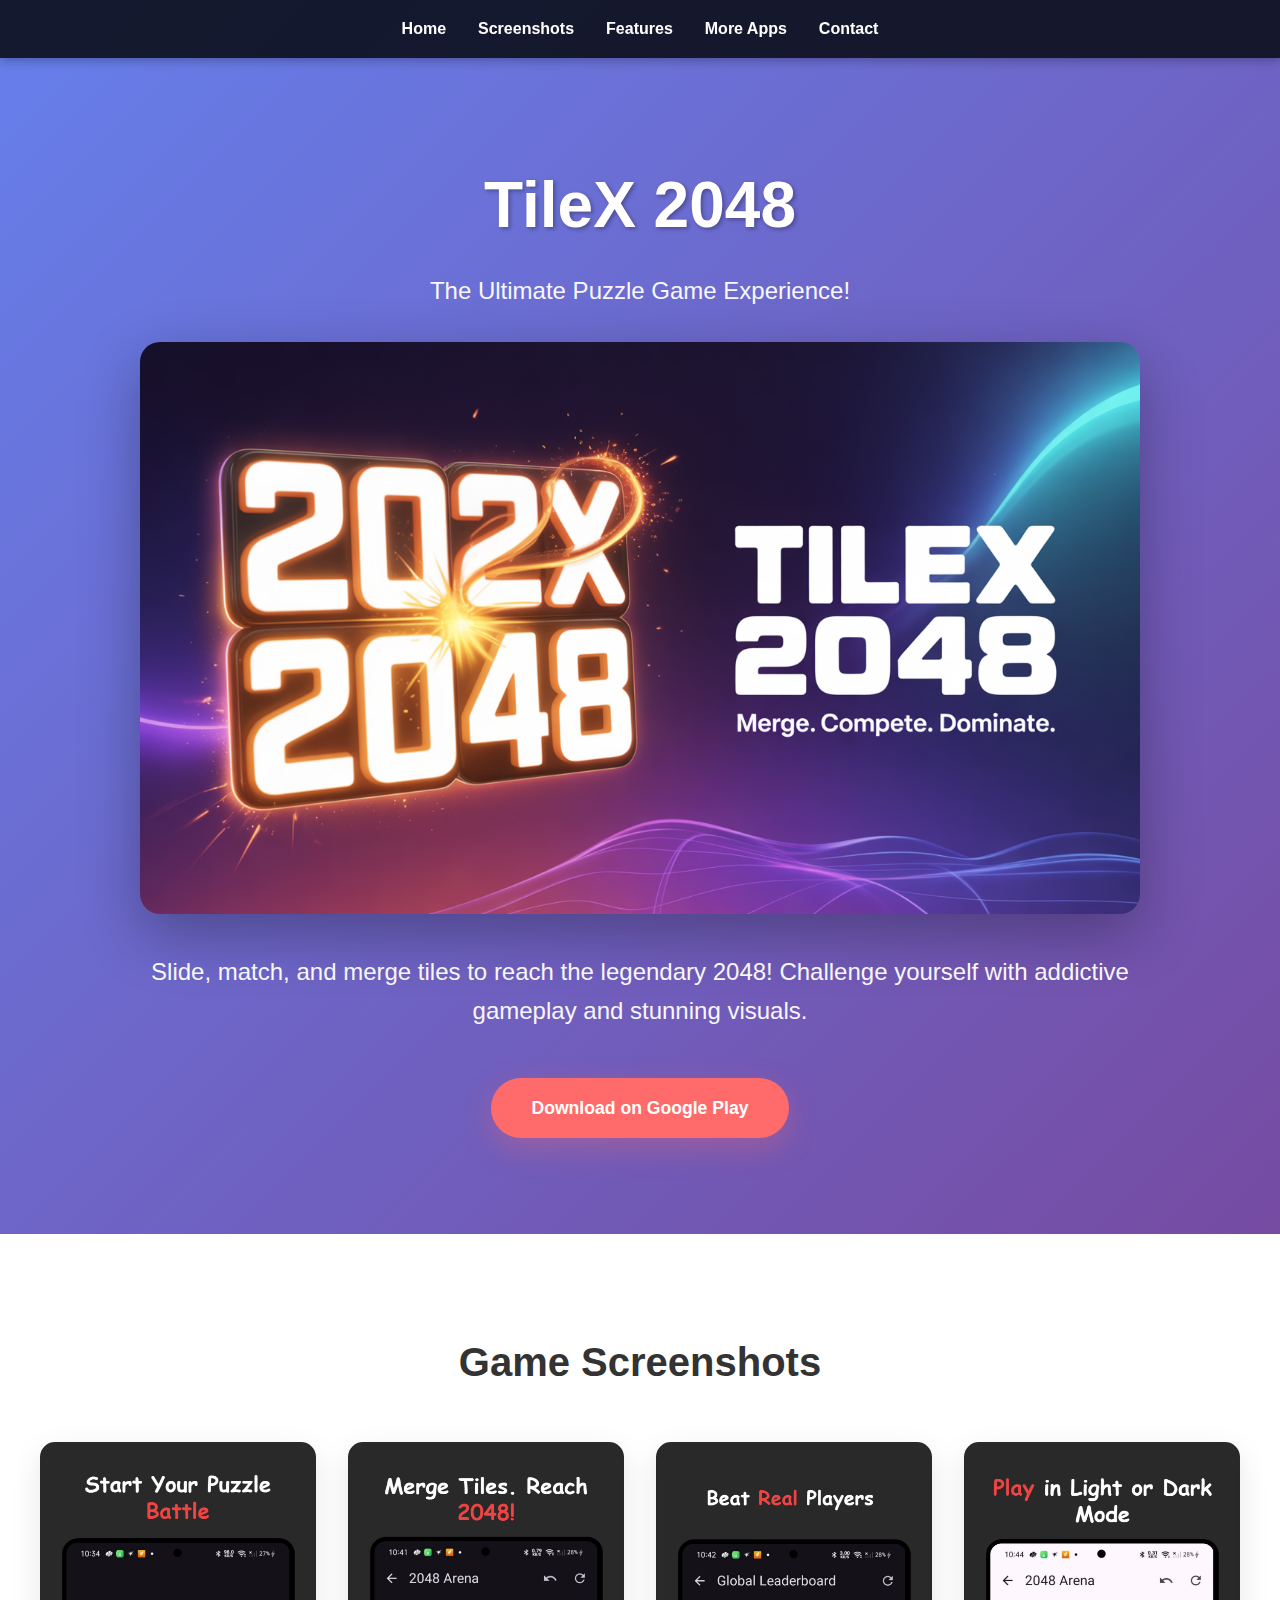
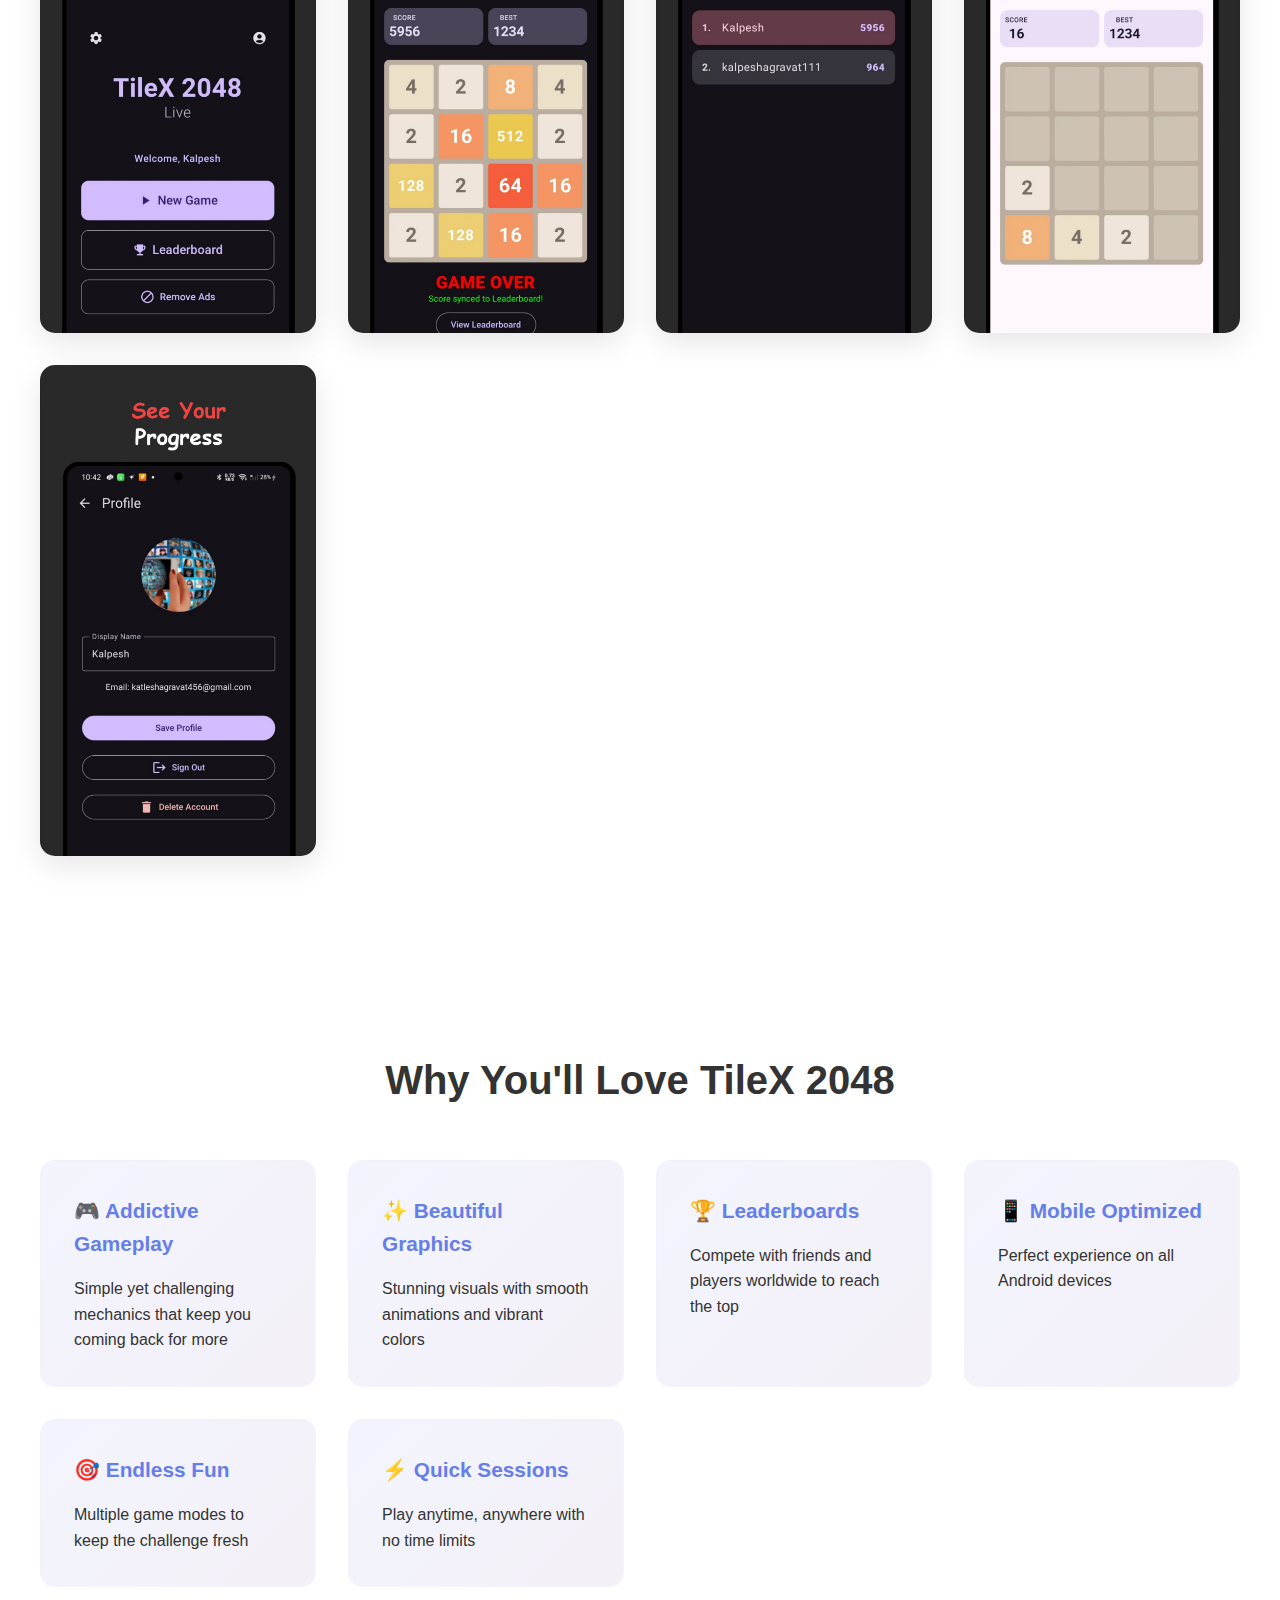
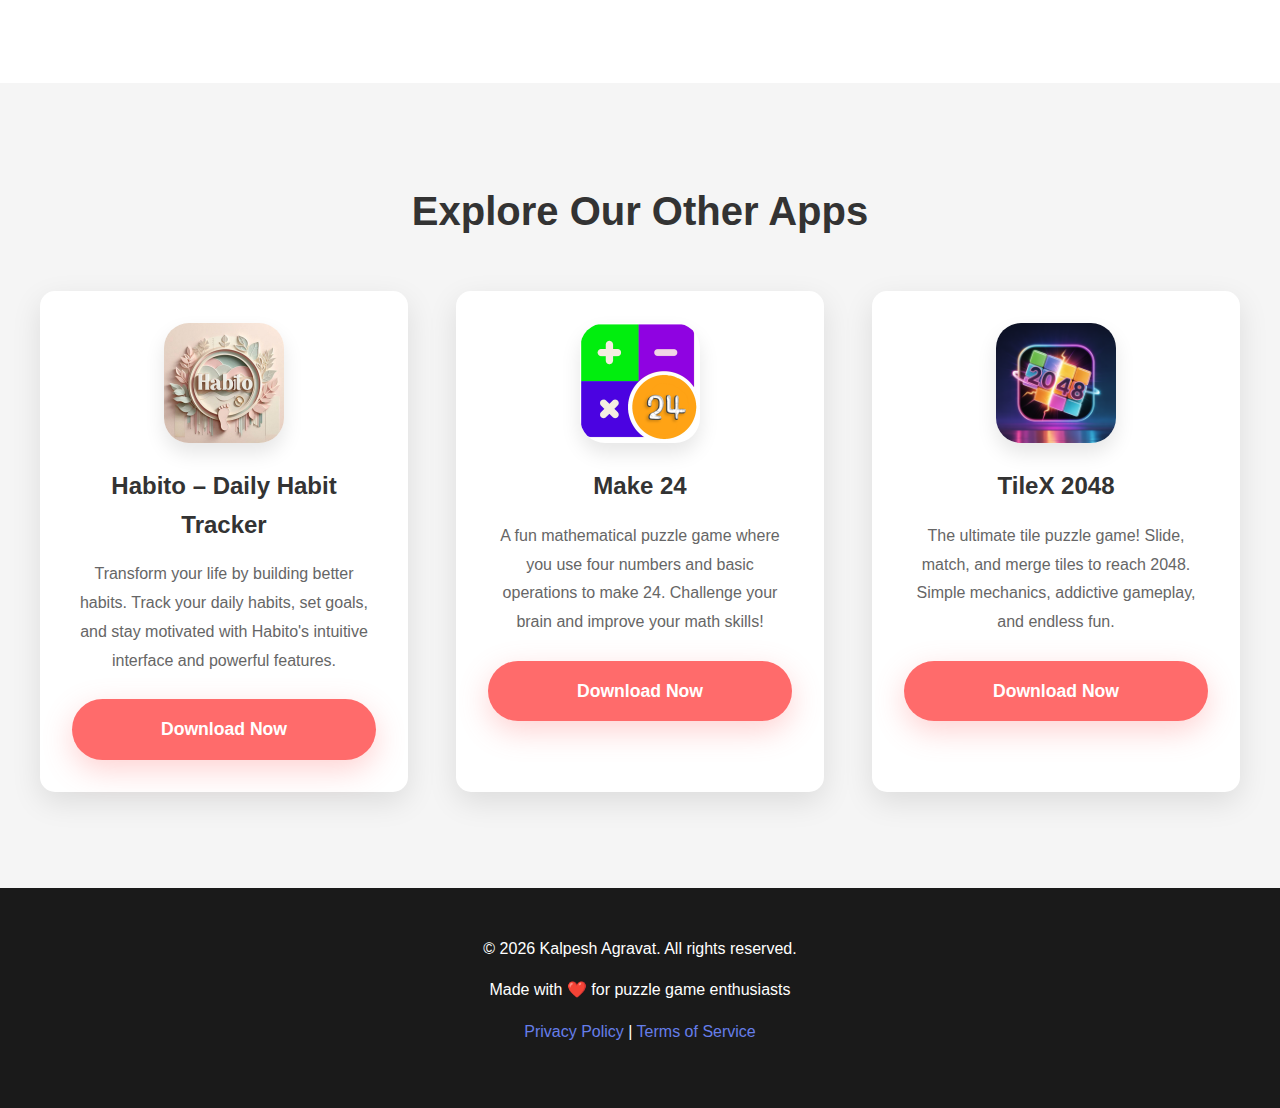
<file: index.html>
<!DOCTYPE html>
<html lang="en">
<head>
    <meta charset="UTF-8">
    <meta name="viewport" content="width=device-width, initial-scale=1.0">
    <meta name="description" content="TileX 2048 - The ultimate puzzle game! Slide, match, and merge tiles to reach 2048. Download now on Google Play Store. Free addictive puzzle game with beautiful graphics.">
    <meta name="keywords" content="TileX 2048, puzzle game, tile game, 2048 game, Android game, puzzle games, mobile games, free games">
    <meta name="author" content="Kalpesh Agravat">
    <meta name="robots" content="index, follow">
    <meta name="language" content="English">
    <title>TileX 2048 - Best Puzzle Game | Slide & Match Tiles</title>
    
    <!-- Open Graph Tags for Social Sharing -->
    <meta property="og:title" content="TileX 2048 - Ultimate Puzzle Game">
    <meta property="og:description" content="Download TileX 2048 - The addictive puzzle game where you slide and merge tiles to reach 2048. Free to play on Android.">
    <meta property="og:type" content="website">
    <meta property="og:url" content="https://tilex2048.github.io/">
    <meta property="og:image" content="https://tilex2048.github.io/images/2028_gaphic_banner.jpg">
    <meta property="og:site_name" content="TileX 2048">
    
    <!-- Twitter Card Tags -->
    <meta name="twitter:card" content="summary_large_image">
    <meta name="twitter:title" content="TileX 2048 - Best Puzzle Game">
    <meta name="twitter:description" content="Download TileX 2048 and enjoy addictive puzzle gameplay. Free Android game.">
    <meta name="twitter:image" content="https://tilex2048.github.io/images/2028_gaphic_banner.jpg">
    
    <!-- Canonical URL -->
    <link rel="canonical" href="https://tilex2048.github.io/">
    
    <!-- Favicon -->
    <link rel="icon" type="image/jpeg" href="images/2028-tilex-app-icon.jpg">
    
    <link rel="stylesheet" href="style.css">
</head>
<body>
    <!-- Navigation -->
    <nav>
        <ul>
            <li><a href="#home">Home</a></li>
            <li><a href="#screenshots">Screenshots</a></li>
            <li><a href="#features">Features</a></li>
            <li><a href="#apps">More Apps</a></li>
            <li><a href="#contact">Contact</a></li>
        </ul>
    </nav>

    <!-- Hero Section -->
    <section class="hero" id="home">
        <div class="hero-content">
            <h1>TileX 2048</h1>
            <p>The Ultimate Puzzle Game Experience!</p>
            <div class="hero-image">
                <img src="images/2028_gaphic_banner.jpg" alt="TileX 2048 Banner">
            </div>
            <p>Slide, match, and merge tiles to reach the legendary 2048! Challenge yourself with addictive gameplay and stunning visuals.</p>
            <div class="cta-buttons">
                <a href="https://play.google.com/store/apps/details?id=com.odinovo.puzzlerivals=en_IN" class="btn btn-primary">Download on Google Play</a>
            </div>
        </div>
    </section>

    <!-- Screenshots Section -->
    <section class="screenshots" id="screenshots">
        <h2 class="section-title">Game Screenshots</h2>
        <div class="gallery">
            <div class="gallery-item">
                <img src="images/android_1.png" alt="Screenshot 1">
            </div>
            <div class="gallery-item">
                <img src="images/android_2.png" alt="Screenshot 2">
            </div>
            <div class="gallery-item">
                <img src="images/android_3.png" alt="Screenshot 3">
            </div>
            <div class="gallery-item">
                <img src="images/android_4.png" alt="Screenshot 4">
            </div>
            <div class="gallery-item">
                <img src="images/android_5.png" alt="Screenshot 5">
            </div>
        </div>
    </section>

    <!-- Features Section -->
    <section class="features" id="features">
        <h2 class="section-title">Why You'll Love TileX 2048</h2>
        <div class="features-grid">
            <div class="feature">
                <h4>🎮 Addictive Gameplay</h4>
                <p>Simple yet challenging mechanics that keep you coming back for more</p>
            </div>
            <div class="feature">
                <h4>✨ Beautiful Graphics</h4>
                <p>Stunning visuals with smooth animations and vibrant colors</p>
            </div>
            <div class="feature">
                <h4>🏆 Leaderboards</h4>
                <p>Compete with friends and players worldwide to reach the top</p>
            </div>
            <div class="feature">
                <h4>📱 Mobile Optimized</h4>
                <p>Perfect experience on all Android devices</p>
            </div>
            <div class="feature">
                <h4>🎯 Endless Fun</h4>
                <p>Multiple game modes to keep the challenge fresh</p>
            </div>
            <div class="feature">
                <h4>⚡ Quick Sessions</h4>
                <p>Play anytime, anywhere with no time limits</p>
            </div>
        </div>
    </section>

    <!-- Other Apps Section -->
    <section class="other-apps" id="apps">
        <h2 class="section-title">Explore Our Other Apps</h2>
        <div class="apps-container">
            <!-- Habito -->
            <div class="app-card">
                <div class="app-icon">
                    <img src="images/habito.webp" alt="Habito App Icon">
                </div>
                <h3>Habito – Daily Habit Tracker</h3>
                <p>Transform your life by building better habits. Track your daily habits, set goals, and stay motivated with Habito's intuitive interface and powerful features.</p>
                <a href="https://play.google.com/store/apps/details?id=com.odinovo.habito&hl=en_IN" class="btn btn-primary">Download Now</a>
            </div>

            <!-- Make 24 -->
            <div class="app-card">
                <div class="app-icon">
                    <img src="images/make24.webp" alt="Make 24 App Icon">
                </div>
                <h3>Make 24</h3>
                <p>A fun mathematical puzzle game where you use four numbers and basic operations to make 24. Challenge your brain and improve your math skills!</p>
                <a href="https://play.google.com/store/apps/details?id=com.andy.make24&hl=en_IN" class="btn btn-primary">Download Now</a>
            </div>

            <!-- TileX 2048 -->
            <div class="app-card">
                <div class="app-icon">
                    <img src="images/2028-tilex-app-icon.jpg" alt="TileX 2048 App Icon">
                </div>
                <h3>TileX 2048</h3>
                <p>The ultimate tile puzzle game! Slide, match, and merge tiles to reach 2048. Simple mechanics, addictive gameplay, and endless fun.</p>
                <a href="https://play.google.com/store/apps/details?id=com.odinovo.puzzlerivals=en_IN" class="btn btn-primary">Download Now</a>
            </div>
        </div>
    </section>

    <!-- Footer -->
    <footer id="contact">
        <p>&copy; 2026 Kalpesh Agravat. All rights reserved.</p>
        <p>Made with ❤️ for puzzle game enthusiasts</p>
        <p>
            <a href="https://tilex2048privacypolicy.blogspot.com/2026/02/privacy-policy-tilex-2048.html">Privacy Policy</a> | 
            <a href="#">Terms of Service</a>
        </p>
    </footer>

    <!-- Schema Markup for SEO -->
    <script type="application/ld+json">
    {
        "@context": "https://schema.org",
        "@type": "SoftwareApplication",
        "name": "TileX 2048",
        "description": "The ultimate puzzle game where you slide and merge tiles to reach 2048",
        "url": "https://tilex2048.github.io/",
        "applicationCategory": "Game",
        "operatingSystem": "Android",
        "offers": {
            "@type": "Offer",
            "price": "0",
            "priceCurrency": "USD"
        },
        "image": "https://tilex2048.github.io/images/2028-tilex-app-icon.jpg",
        "author": {
            "@type": "Person",
            "name": "Kalpesh Agravat"
        },
        "aggregateRating": {
            "@type": "AggregateRating",
            "ratingValue": "4.5",
            "ratingCount": "1000"
        }
    }
    </script>

    <!-- Organization Schema -->
    <script type="application/ld+json">
    {
        "@context": "https://schema.org",
        "@type": "Organization",
        "name": "Kalpesh Agravat",
        "url": "https://tilex2048.github.io/",
        "logo": "https://tilex2048.github.io/images/2028-tilex-app-icon.jpg",
        "sameAs": [
            "https://play.google.com/store/apps/details?id=com.odinovo.puzzlerivals=en_IN"
        ]
    }
    </script>
</body>
</html>
</file>
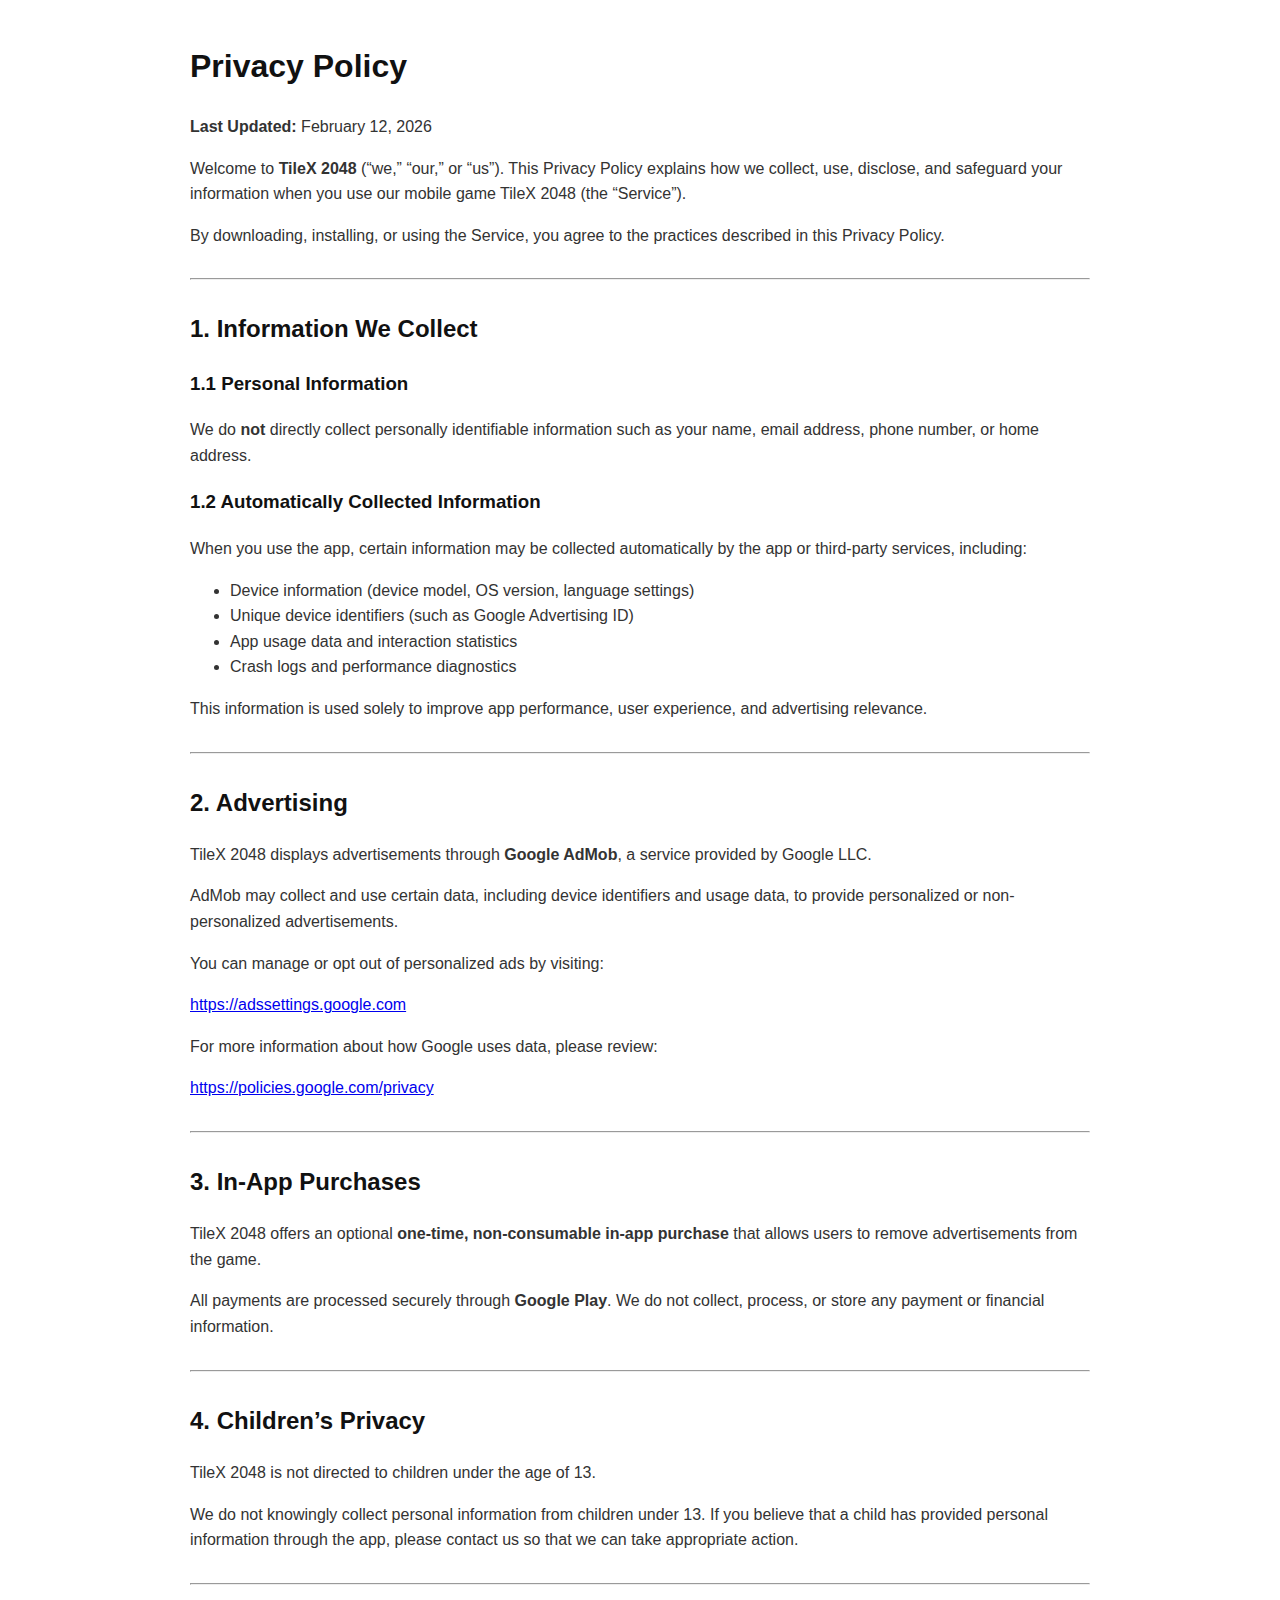
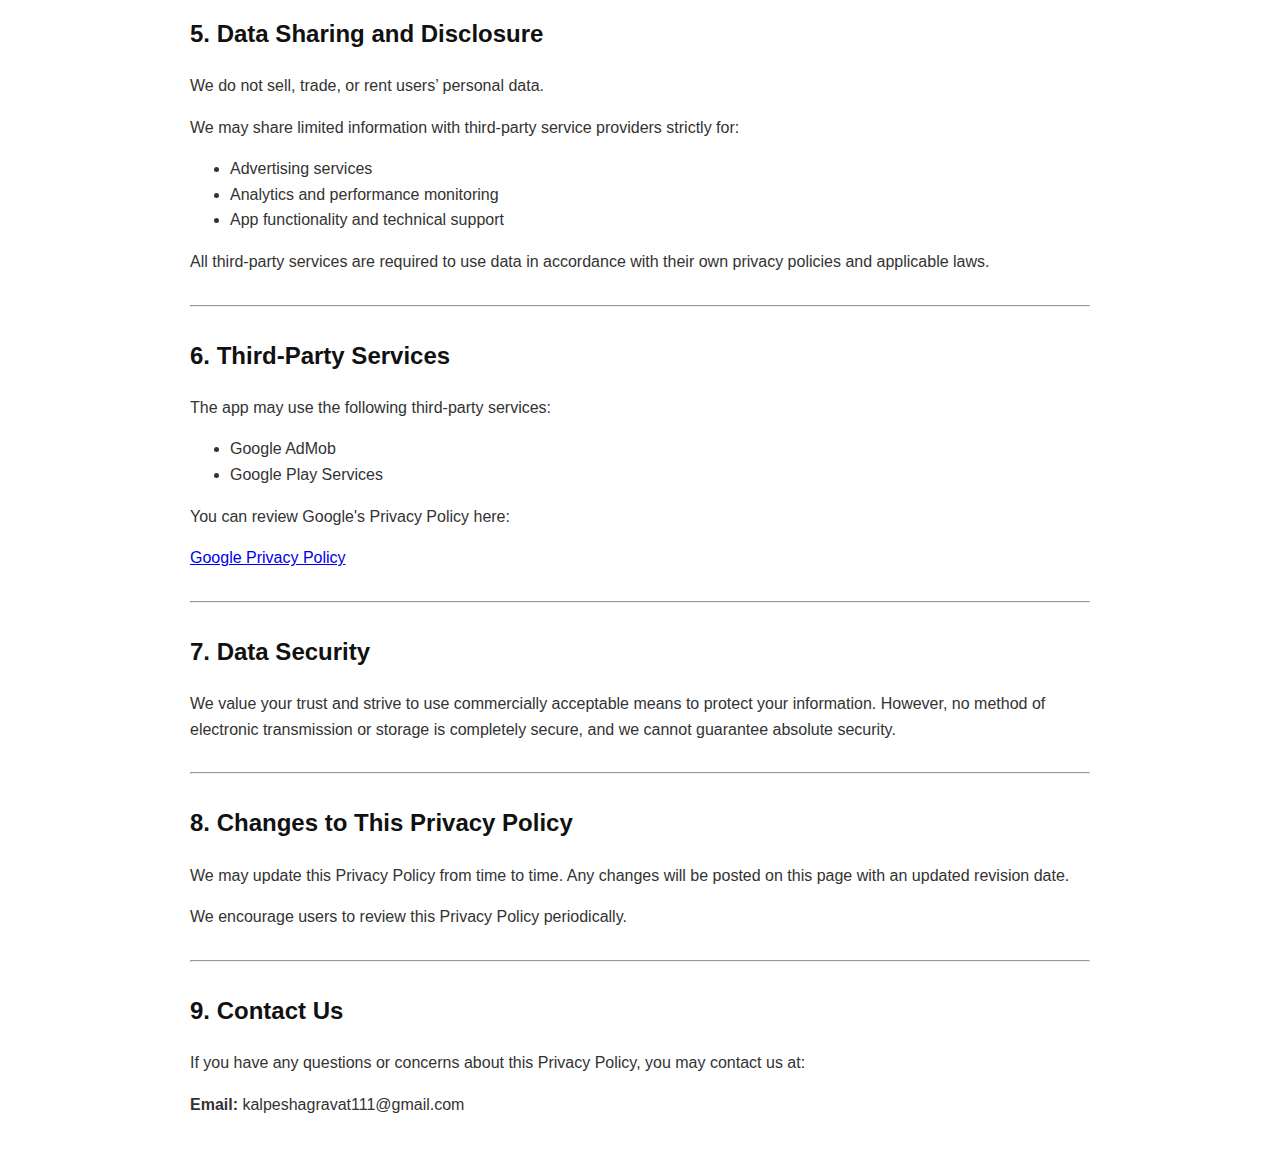
<file: privacy.html>
<!DOCTYPE html>
<html lang="en">
<head>
    <meta charset="UTF-8">
    <title>Privacy Policy - TileX 2048</title>
    <meta name="viewport" content="width=device-width, initial-scale=1.0">
    <style>
        body { font-family: Arial, sans-serif; line-height: 1.6; max-width: 900px; margin: auto; padding: 20px; color: #333; }
        h1, h2, h3 { color: #111; }
        hr { margin: 30px 0; }
    </style>
</head>
<body>

<h1>Privacy Policy</h1>
<p><strong>Last Updated:</strong> February 12, 2026</p>

<p>
Welcome to <strong>TileX 2048</strong> (“we,” “our,” or “us”). 
This Privacy Policy explains how we collect, use, disclose, and safeguard your information 
when you use our mobile game TileX 2048 (the “Service”).
</p>

<p>
By downloading, installing, or using the Service, you agree to the practices described in this Privacy Policy.
</p>

<hr>

<h2>1. Information We Collect</h2>

<h3>1.1 Personal Information</h3>
<p>
We do <strong>not</strong> directly collect personally identifiable information such as your name, 
email address, phone number, or home address.
</p>

<h3>1.2 Automatically Collected Information</h3>
<p>
When you use the app, certain information may be collected automatically by the app or third-party services, including:
</p>
<ul>
    <li>Device information (device model, OS version, language settings)</li>
    <li>Unique device identifiers (such as Google Advertising ID)</li>
    <li>App usage data and interaction statistics</li>
    <li>Crash logs and performance diagnostics</li>
</ul>

<p>
This information is used solely to improve app performance, user experience, and advertising relevance.
</p>

<hr>

<h2>2. Advertising</h2>

<p>
TileX 2048 displays advertisements through <strong>Google AdMob</strong>, a service provided by Google LLC.
</p>

<p>
AdMob may collect and use certain data, including device identifiers and usage data, 
to provide personalized or non-personalized advertisements.
</p>

<p>
You can manage or opt out of personalized ads by visiting:
</p>
<p>
<a href="https://adssettings.google.com" target="_blank">
https://adssettings.google.com
</a>
</p>

<p>
For more information about how Google uses data, please review:
</p>
<p>
<a href="https://policies.google.com/privacy" target="_blank">
https://policies.google.com/privacy
</a>
</p>

<hr>

<h2>3. In-App Purchases</h2>

<p>
TileX 2048 offers an optional <strong>one-time, non-consumable in-app purchase</strong> 
that allows users to remove advertisements from the game.
</p>

<p>
All payments are processed securely through <strong>Google Play</strong>. 
We do not collect, process, or store any payment or financial information.
</p>

<hr>

<h2>4. Children’s Privacy</h2>

<p>
TileX 2048 is not directed to children under the age of 13.
</p>

<p>
We do not knowingly collect personal information from children under 13. 
If you believe that a child has provided personal information through the app, 
please contact us so that we can take appropriate action.
</p>

<hr>

<h2>5. Data Sharing and Disclosure</h2>

<p>
We do not sell, trade, or rent users’ personal data.
</p>

<p>
We may share limited information with third-party service providers strictly for:
</p>
<ul>
    <li>Advertising services</li>
    <li>Analytics and performance monitoring</li>
    <li>App functionality and technical support</li>
</ul>

<p>
All third-party services are required to use data in accordance with their own privacy policies and applicable laws.
</p>

<hr>

<h2>6. Third-Party Services</h2>

<p>
The app may use the following third-party services:
</p>
<ul>
    <li>Google AdMob</li>
    <li>Google Play Services</li>
</ul>

<p>
You can review Google's Privacy Policy here:
</p>
<p>
<a href="https://policies.google.com/privacy" target="_blank">
Google Privacy Policy
</a>
</p>

<hr>

<h2>7. Data Security</h2>

<p>
We value your trust and strive to use commercially acceptable means to protect your information. 
However, no method of electronic transmission or storage is completely secure, 
and we cannot guarantee absolute security.
</p>

<hr>

<h2>8. Changes to This Privacy Policy</h2>

<p>
We may update this Privacy Policy from time to time. 
Any changes will be posted on this page with an updated revision date.
</p>

<p>
We encourage users to review this Privacy Policy periodically.
</p>

<hr>

<h2>9. Contact Us</h2>

<p>
If you have any questions or concerns about this Privacy Policy, you may contact us at:
</p>

<p>
<strong>Email:</strong> kalpeshagravat111@gmail.com
</p>

</body>
</html>
</file>
<file: style.css>
* {
    margin: 0;
    padding: 0;
    box-sizing: border-box;
}

body {
    font-family: 'Segoe UI', Tahoma, Geneva, Verdana, sans-serif;
    color: #333;
    line-height: 1.6;
    background: linear-gradient(135deg, #667eea 0%, #764ba2 100%);
    min-height: 100vh;
}

/* Navigation */
nav {
    background: rgba(0, 0, 0, 0.8);
    padding: 1rem 2rem;
    position: sticky;
    top: 0;
    z-index: 100;
    box-shadow: 0 2px 10px rgba(0, 0, 0, 0.3);
}

nav ul {
    list-style: none;
    display: flex;
    justify-content: center;
    gap: 2rem;
    flex-wrap: wrap;
}

nav a {
    color: white;
    text-decoration: none;
    font-weight: 600;
    transition: color 0.3s ease;
}

nav a:hover {
    color: #667eea;
}

/* Hero Section */
.hero {
    background: linear-gradient(135deg, #667eea 0%, #764ba2 100%);
    color: white;
    text-align: center;
    padding: 6rem 2rem;
    min-height: 100vh;
    display: flex;
    flex-direction: column;
    justify-content: center;
    align-items: center;
}

.hero-content {
    max-width: 1000px;
    margin: 0 auto;
}

.hero h1 {
    font-size: 4rem;
    font-weight: 700;
    margin-bottom: 1rem;
    text-shadow: 2px 2px 4px rgba(0, 0, 0, 0.3);
    animation: slideDown 0.8s ease;
}

.hero p {
    font-size: 1.5rem;
    margin-bottom: 2rem;
    opacity: 0.95;
    animation: slideUp 0.8s ease;
}

.hero-image {
    margin: 2rem 0;
    animation: zoomIn 1s ease;
}

.hero-image img {
    max-width: 100%;
    height: auto;
    border-radius: 20px;
    box-shadow: 0 20px 60px rgba(0, 0, 0, 0.3);
    transition: transform 0.3s ease;
}

.hero-image img:hover {
    transform: scale(1.05);
}

.cta-buttons {
    display: flex;
    gap: 1rem;
    justify-content: center;
    flex-wrap: wrap;
    margin-top: 3rem;
}

.btn {
    padding: 1rem 2.5rem;
    font-size: 1.1rem;
    border: none;
    border-radius: 50px;
    cursor: pointer;
    text-decoration: none;
    font-weight: 600;
    transition: all 0.3s ease;
    display: inline-block;
}

.btn-primary {
    background: #ff6b6b;
    color: white;
    box-shadow: 0 10px 30px rgba(255, 107, 107, 0.3);
}

.btn-primary:hover {
    background: #ff5252;
    transform: translateY(-2px);
    box-shadow: 0 15px 40px rgba(255, 107, 107, 0.4);
}

.btn-secondary {
    background: white;
    color: #667eea;
}

.btn-secondary:hover {
    background: #f0f0f0;
    transform: translateY(-2px);
}

/* Screenshots Section */
.screenshots {
    padding: 6rem 2rem;
    background: white;
}

.section-title {
    text-align: center;
    font-size: 2.5rem;
    font-weight: 700;
    margin-bottom: 3rem;
    color: #333;
}

.gallery {
    max-width: 1200px;
    margin: 0 auto;
    display: grid;
    grid-template-columns: repeat(auto-fit, minmax(250px, 1fr));
    gap: 2rem;
}

.gallery-item {
    border-radius: 15px;
    overflow: hidden;
    box-shadow: 0 10px 30px rgba(0, 0, 0, 0.1);
    transition: all 0.3s ease;
}

.gallery-item:hover {
    transform: translateY(-10px);
    box-shadow: 0 20px 40px rgba(0, 0, 0, 0.15);
}

.gallery-item img {
    width: 100%;
    height: 100%;
    object-fit: cover;
    display: block;
}

/* Other Apps Section */
.other-apps {
    padding: 6rem 2rem;
    background: #f5f5f5;
}

.apps-container {
    max-width: 1200px;
    margin: 0 auto;
    display: grid;
    grid-template-columns: repeat(auto-fit, minmax(300px, 1fr));
    gap: 3rem;
}

.app-card {
    background: white;
    border-radius: 15px;
    padding: 2rem;
    text-align: center;
    box-shadow: 0 10px 30px rgba(0, 0, 0, 0.1);
    transition: all 0.3s ease;
}

.app-card:hover {
    transform: translateY(-10px);
    box-shadow: 0 20px 40px rgba(0, 0, 0, 0.15);
}

.app-icon {
    width: 120px;
    height: 120px;
    margin: 0 auto 1.5rem;
    border-radius: 25px;
    overflow: hidden;
    box-shadow: 0 10px 20px rgba(0, 0, 0, 0.1);
}

.app-icon img {
    width: 100%;
    height: 100%;
    object-fit: cover;
    display: block;
}

.app-card h3 {
    font-size: 1.5rem;
    margin-bottom: 1rem;
    color: #333;
}

.app-card p {
    color: #666;
    margin-bottom: 1.5rem;
    line-height: 1.8;
}

.app-card .btn {
    width: 100%;
}

/* Features Section */
.features {
    padding: 6rem 2rem;
    background: white;
}

.features-grid {
    max-width: 1200px;
    margin: 0 auto;
    display: grid;
    grid-template-columns: repeat(auto-fit, minmax(250px, 1fr));
    gap: 2rem;
}

.feature {
    padding: 2rem;
    border-radius: 15px;
    background: linear-gradient(135deg, #667eea15 0%, #764ba215 100%);
    border: 2px solid transparent;
    transition: all 0.3s ease;
}

.feature:hover {
    border-color: #667eea;
    background: linear-gradient(135deg, #667eea25 0%, #764ba225 100%);
}

.feature h4 {
    font-size: 1.3rem;
    margin-bottom: 1rem;
    color: #667eea;
}

/* Footer */
footer {
    background: #1a1a1a;
    color: white;
    text-align: center;
    padding: 3rem 2rem;
}

footer p {
    margin-bottom: 1rem;
}

footer a {
    color: #667eea;
    text-decoration: none;
}

footer a:hover {
    text-decoration: underline;
}

/* Animations */
@keyframes slideDown {
    from {
        opacity: 0;
        transform: translateY(-30px);
    }
    to {
        opacity: 1;
        transform: translateY(0);
    }
}

@keyframes slideUp {
    from {
        opacity: 0;
        transform: translateY(30px);
    }
    to {
        opacity: 1;
        transform: translateY(0);
    }
}

@keyframes zoomIn {
    from {
        opacity: 0;
        transform: scale(0.8);
    }
    to {
        opacity: 1;
        transform: scale(1);
    }
}

/* Responsive */
@media (max-width: 768px) {
    .hero h1 {
        font-size: 2.5rem;
    }

    .hero p {
        font-size: 1.2rem;
    }

    .section-title {
        font-size: 2rem;
    }

    nav ul {
        gap: 1rem;
        font-size: 0.9rem;
    }

    .cta-buttons {
        flex-direction: column;
    }

    .btn {
        width: 100%;
    }
}
</file>
